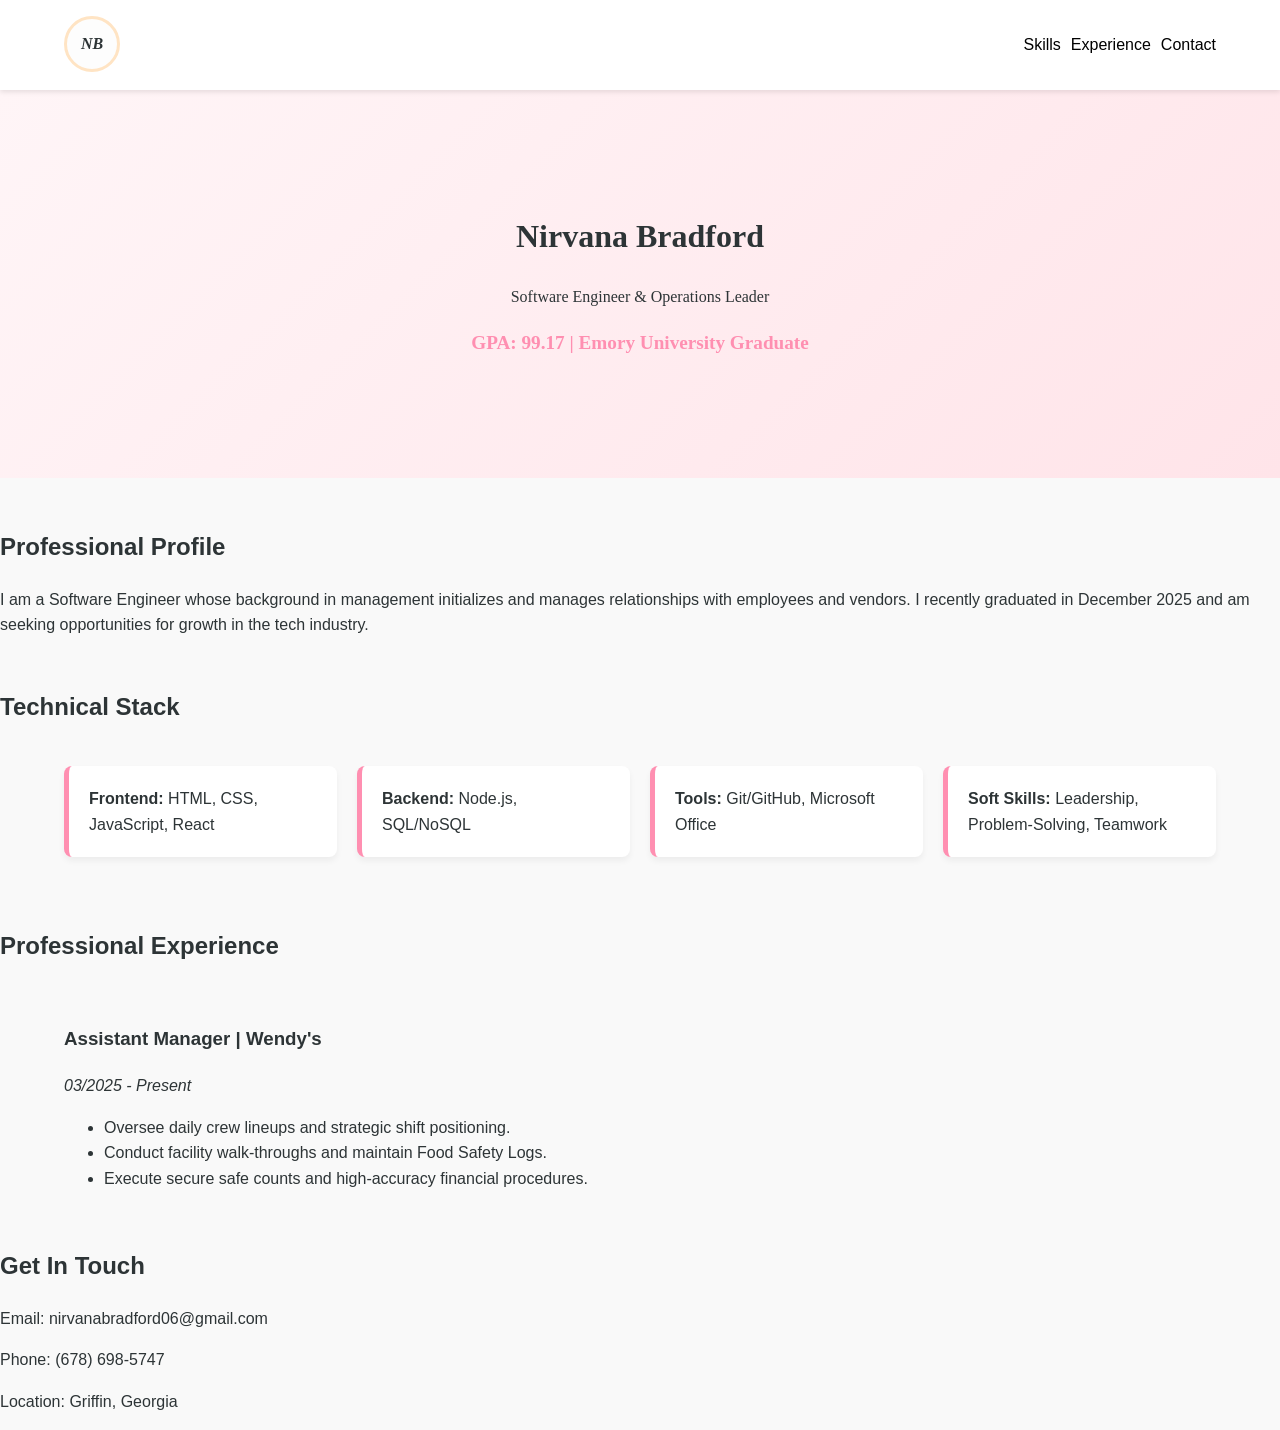
<file: Html/index.html>
<!doctype html>
<html lang="en">
  <head>
    <meta charset="UTF-8" />
    <meta name="viewport" content="width=device-width, initial-scale=1.0" />
    <title>Nirvana Bradford | Software Engineer</title>
    <link rel="stylesheet" href="../CSS/style.css" />
  </head>
  <body>
    <nav>
      <link class="logo">
        <div class="circle">
          <span class="logo-text">NB</span>
        </div>
      </div>

      <ul class="logo-nav">
        <li><a href="#skills">Skills</a></li>
        <li><a href="#experience">Experience</a></li>
        <li><a href="#contact">Contact</a></li>
      </ul>
    </nav>

    <header class="hero">
      <h1>Nirvana Bradford</h1>
      <p>Software Engineer & Operations Leader</p>
      <p class="gpa-highlight">GPA: 99.17 | Emory University Graduate</p>
    </header>

    <section>
      <h2>Professional Profile</h2>
      <p>
        I am a Software Engineer whose background in management initializes and
        manages relationships with employees and vendors. I recently graduated
        in December 2025 and am seeking opportunities for growth in the tech
        industry.
      </p>
    </section>

    <section id="skills">
      <h2>Technical Stack</h2>
      <div class="skill-grid">
        <div class="skill-card">
          <strong>Frontend:</strong> HTML, CSS, JavaScript, React
        </div>
        <div class="skill-card">
          <strong>Backend:</strong> Node.js, SQL/NoSQL
        </div>
        <div class="skill-card">
          <strong>Tools:</strong> Git/GitHub, Microsoft Office
        </div>
        <div class="skill-card">
          <strong>Soft Skills:</strong> Leadership, Problem-Solving, Teamwork
        </div>
      </div>
    </section>

    <section id="experience">
      <h2>Professional Experience</h2>
      <div class="job">
        <h3>Assistant Manager | Wendy's</h3>
        <p><em>03/2025 - Present</em></p>
        <ul>
          <li>Oversee daily crew lineups and strategic shift positioning.</li>
          <li>Conduct facility walk-throughs and maintain Food Safety Logs.</li>
          <li>
            Execute secure safe counts and high-accuracy financial procedures.
          </li>
        </ul>
      </div>
    </section>

    <footer id="contact">
      <h2>Get In Touch</h2>
      <p>Email: nirvanabradford06@gmail.com</p>
      <p>Phone: (678) 698-5747</p>
      <p>Location: Griffin, Georgia</p>
    </footer>

    <script src="../JS/script.js"></script>
  </body>
</html>
</file>
<file: CSS/style.css>
:root {
  --primary: #ff8fb1; /* A soft pink to match your aesthetic */
  --dark: #2d3436;
  --light: #f9f9f9;
}

body {
  font-family: "Segoe UI", Tahoma, Geneva, Verdana, sans-serif;
  line-height: 1.6;
  color: var(--dark);
  margin: 0;
  background-color: var(--light);
}

nav {
  display: flex;
  justify-content: space-between;
  padding: 1rem 5%;
  background: white;
  box-shadow: 0 2px 5px rgba(0, 0, 0, 0.1);
  position: sticky;
  top: 0;
  z-index: 100;
}

section {
  margin-top: 50px;
}

.hero {
  font-family: serif;
  text-align: center;
  padding: 100px 20px;
  background: linear-gradient(135deg, #fff5f7 0%, #ffe4e9 100%);
}

.gpa-highlight {
  font-weight: bold;
  color: var(--primary);
  font-size: 1.2rem;
}

.project-btn {
  border-radius: 5px solid;
  padding: 5px;
}

.skill-grid {
  display: grid;
  grid-template-columns: repeat(auto-fit, minmax(200px, 1fr));
  gap: 20px;
  padding: 20px 5%;
}

.skill-card {
  background: white;
  padding: 20px;
  border-radius: 8px;
  border-left: 5px solid var(--primary);
  box-shadow: 0 4px 6px rgba(0, 0, 0, 0.05);
}

.job {
  padding: 20px 5%;
  margin-bottom: 20px;
}

.logo-container {
  display: flex;
  justify-content: center;
  align-items: center;
  padding: 20px;
}

.circle {
  width: 50px;
  height: 50px;
  background-color: #fdfdfd;
  border: 3px solid bisque;
  border-radius: 50%;

  display: flex;
  justify-content: center;
  align-items: center;
}

.logo-text {
  font-weight: bold;
  color: #2d3436;
  font-family: cursive;
  font-style: oblique;
}

.logo-nav {
  display: flex;
  justify-content: space-between;
  gap: 10px;
  list-style: none;
}

a {
  color: rgb(0, 0, 0);
  text-decoration: none;
}
</file>
